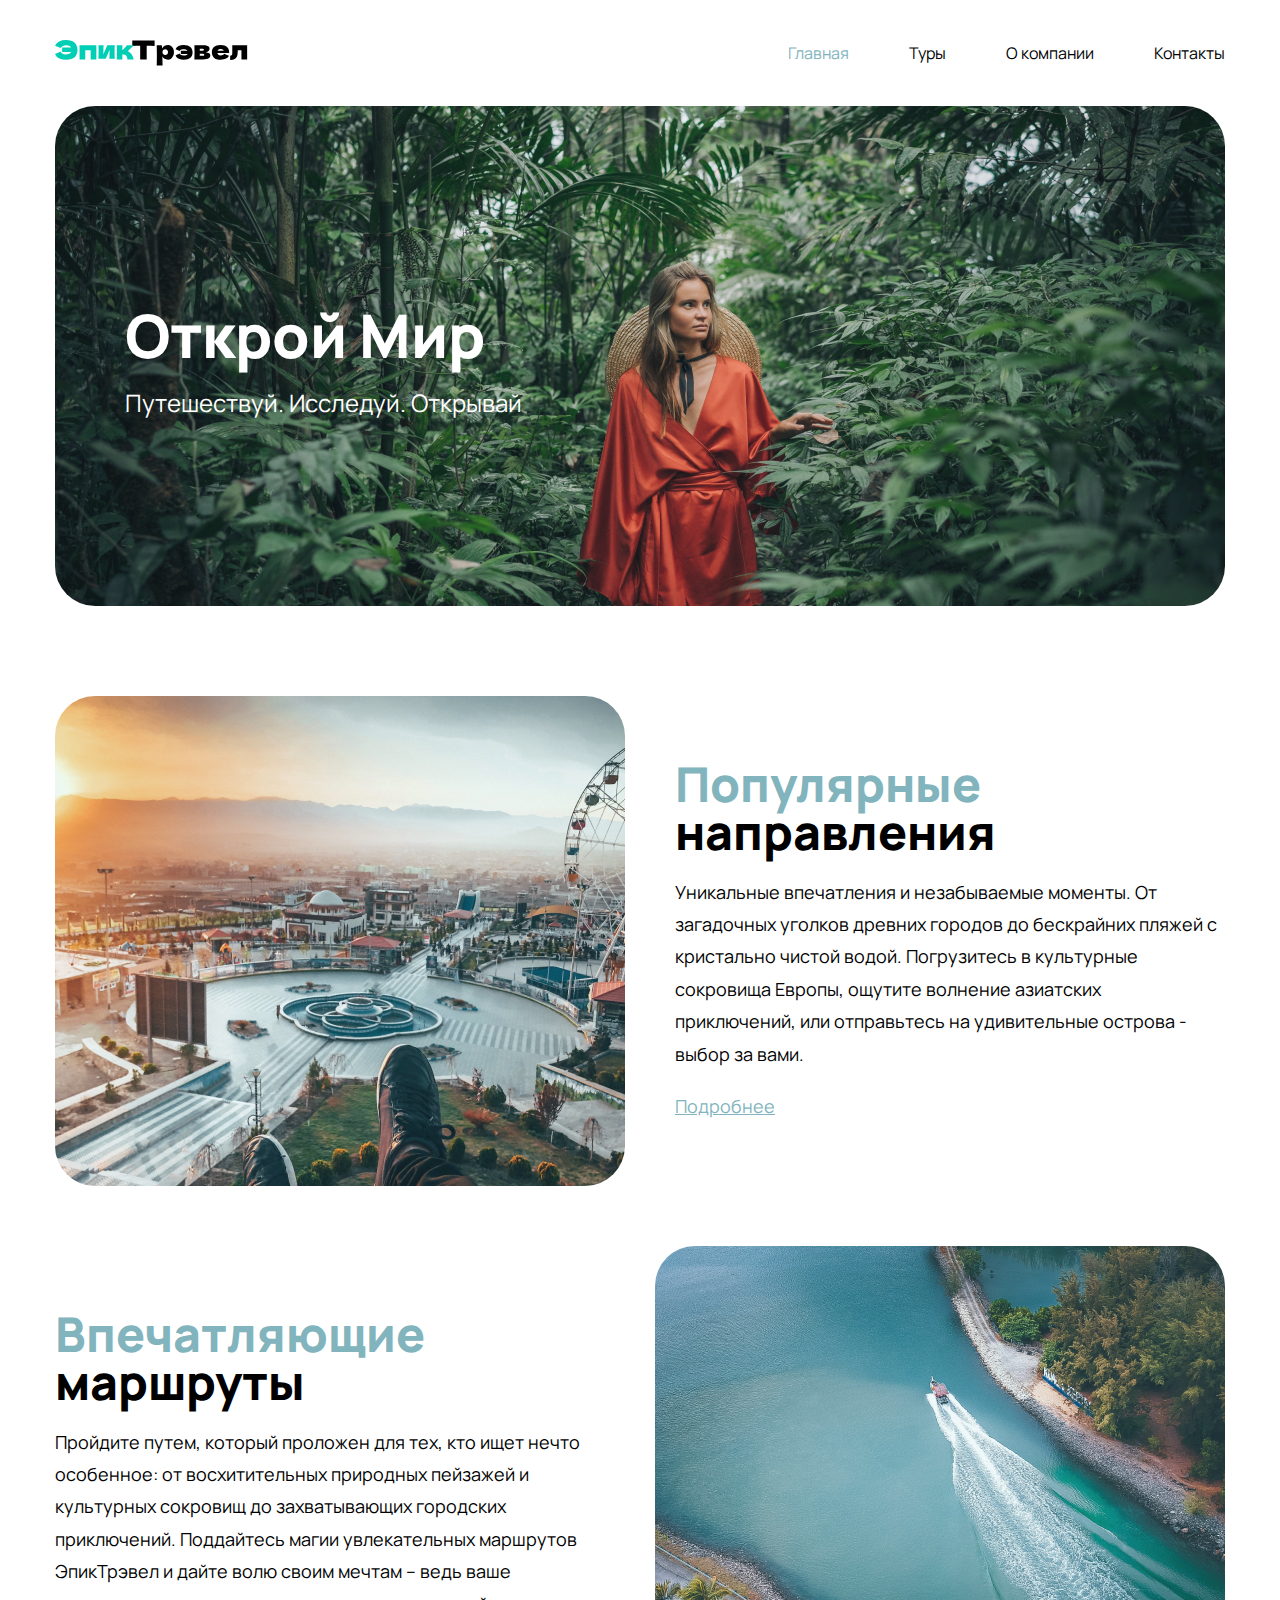
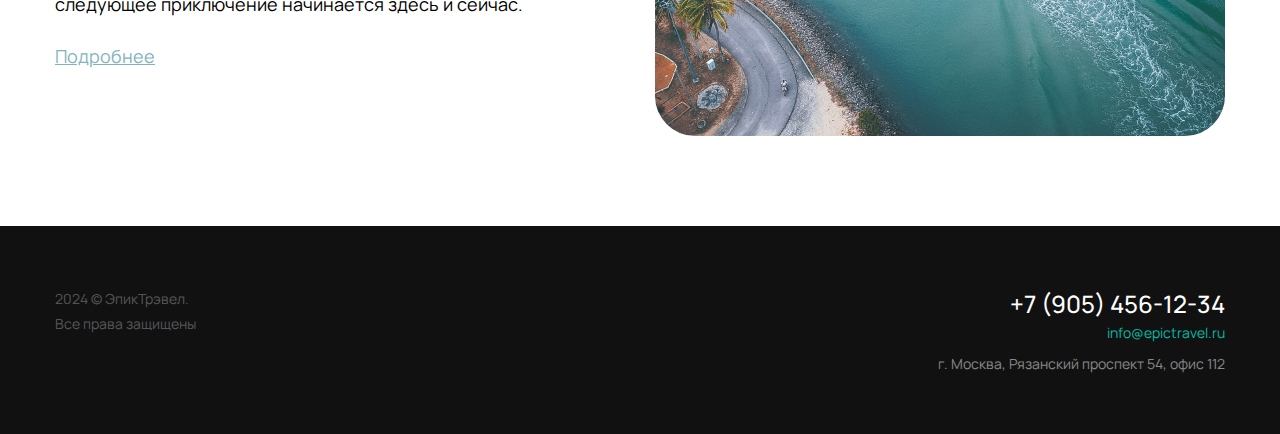
<file: index.html>
<!DOCTYPE html>
<html lang="ru">

<head>
    <meta charset="UTF-8">
    <meta name="viewport" content="width=device-width, initial-scale=1.0">
    <title>ЭпикТревел</title>
    <link rel="stylesheet" href="./css/main.css">
    <link rel="stylesheet" href="./css/media-tablet.css">
    <link rel="stylesheet" href="./css/media-mobile.css">
    <link rel="icon" type="image/x-icon" href="./img/favicons/favicon.svg">
    <link rel="apple-touch-icon" sizes="180x180" href="./img/favicons/apple-touch-icon.png">
</head>

<body class="sticky-footer">

    <header class="header" id="header">
        <div class="container">
            <nav class="nav">

                <a href="index.html" class="logo">

                    <img src="./img/logo.svg" alt="Epic Travel">
                </a>

                <ul class="nav-list">
                    <li><a href="index.html" class="active">Главная</a></li>
                    <li><a href="tours.html">Туры</a></li>
                    <li><a href="about.html">О компании</a></li>
                    <li><a href="contacts.html">Контакты</a></li>
                </ul>
                <button class="btn-mobile-nav" id="btn-mobile-nav" type="button">
                    <img src="./img/icons/open-mobile-nav.svg" id="mobile-nav-img" alt="Open menu">
                </button>
            </nav>
        </div>
    </header>

    <nav class="mobile-nav" id="mobile-nav">

        <ul class="mobile-nav-list">
            <li><a href="index.html">Главная</a></li>
            <li><a href="tours.html">Туры</a></li>
            <li><a href="about.html">О компании</a></li>
            <li><a href="contacts.html">Контакты</a></li>
        </ul>
    </nav>

    <main class="main-page">

        <div class="container">

            <section class="promo">

                <div class="promo-descr">

                    <h1 class="promo-title">
                        Открой Мир
                    </h1>

                    <p class="promo-text">
                        Путешествуй. Исследуй. Открывай
                    </p>
                </div>
            </section>

            <div class="main-content">

                <section class="content-row">

                    <div class="content-img">
                        <picture>
                            <source srcset="./img/main/img-01-mobile.jpg, ./img/main/img-01-mobile@2x.jpg 2x" media="(max-width:767px)">
                            <img src="./img/main/img-01.jpg" srcset="./img/main/img-01@2x.jpg 2x" alt="Популярные направления">
                        </picture>
                    </div>

                    <div class="content-text">

                        <h2 class="title-1">
                            <span>Популярные</span> направления
                        </h2>

                        <p>
                            Уникальные впечатления и незабываемые моменты. От загадочных уголков древних городов до бескрайних пляжей с кристально чистой водой. Погрузитесь в культурные сокровища Европы, ощутите волнение азиатских приключений, или отправьтесь на удивительные острова - выбор за вами.
                        </p>
                        <p>
                            <a href="#!">Подробнее</a>
                        </p>
                    </div>
                </section>

                <section class="content-row content-row-reverse content-column-on-mobile">

                    <div class="content-img">

                        <picture>
                            <source srcset="./img/main/img-02-mobile.jpg, ./img/main/img-02-mobile@2x.jpg 2x" media="(max-width:767px)">
                            <img src="./img/main/img-02.jpg" srcset="./img/main/img-01@2x.jpg 2x" alt="Впечатляющие маршруты">
                        </picture>
                    </div>

                    <div class="content-text">

                        <h2 class="title-1">
                            <span>Впечатляющие</span> маршруты
                        </h2>

                        <p>
                            Пройдите путем, который проложен для тех, кто ищет нечто особенное: от восхитительных природных пейзажей и культурных сокровищ до захватывающих городских приключений. Поддайтесь магии увлекательных маршрутов ЭпикТрэвел и дайте волю своим мечтам – ведь ваше следующее приключение начинается здесь и сейчас.
                        </p>
                        <p>
                            <a href="#!">Подробнее</a>
                        </p>
                    </div>
                </section>
            </div>
        </div>
    </main>

    <footer class="footer">

        <div class="container">

            <div class="footer-row">

                <div class="footer-copyright">
                    <p>2024 © ЭпикТрэвел. <br class="desktop-only"> Все права защищены</p>
                </div> 

                <address class="footer-contacts">
                    <a href="tel:+79054561234" class="footer-phone">+7 (905) 456-12-34</a><br>
                    <a href="mailto:info@epictravel.ru" class="footer-email">info@epictravel.ru</a><br>
                    <p class="footer-address">г. Москва, Рязанский проспект 54, офис 112</p>
                </address>
            </div>
        </div>
    </footer>

    <script src="./js/main.js"></script>
</body>

</html>
</file>
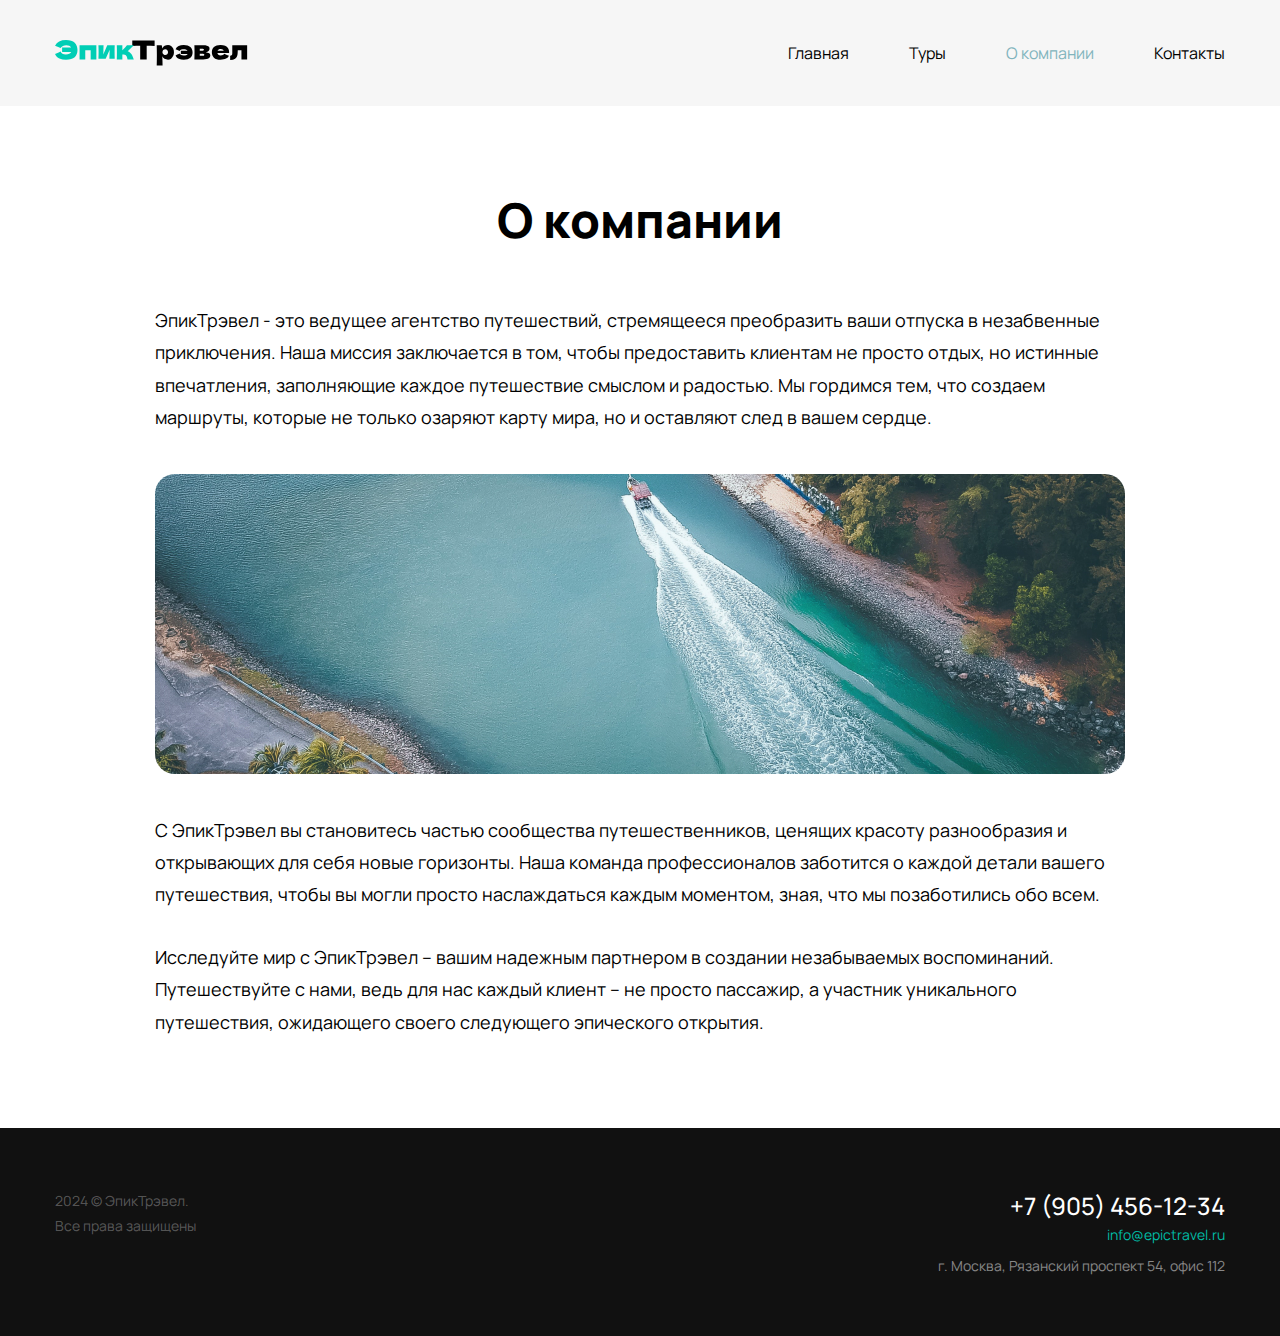
<file: about.html>
<!DOCTYPE html>
<html lang="ru">

<head>
    <meta charset="UTF-8">
    <meta name="viewport" content="width=device-width, initial-scale=1.0">
    <title>О компании - ЭпикТревел</title>
    <link rel="stylesheet" href="./css/main.css">
    <link rel="stylesheet" href="./css/media-tablet.css">
    <link rel="stylesheet" href="./css/media-mobile.css">
    <link rel="icon" type="image/x-icon" href="./img/favicons/favicon.svg">
    <link rel="apple-touch-icon" sizes="180x180" href="./img/favicons/apple-touch-icon.png">
</head>

<body class="sticky-footer">

    <header class="header header-bg" id="header">
        <div class="container">
            <nav class="nav">

                <a href="index.html">

                    <img src="./img/logo.svg" alt="Epic Travel">
                </a>

                <ul class="nav-list">
                    <li><a href="index.html">Главная</a></li>
                    <li><a href="tours.html">Туры</a></li>
                    <li><a href="about.html" class="active">О компании</a></li>
                    <li><a href="contacts.html">Контакты</a></li>
                </ul>
                <button class="btn-mobile-nav" id="btn-mobile-nav" type="button">
                    <img src="./img/icons/open-mobile-nav.svg" id="mobile-nav-img" alt="Open menu">
                </button>
            </nav>
        </div>
    </header>

    <nav class="mobile-nav" id="mobile-nav">

        <ul class="mobile-nav-list">
            <li><a href="index.html">Главная</a></li>
            <li><a href="tours.html">Туры</a></li>
            <li><a href="about.html">О компании</a></li>
            <li><a href="contacts.html">Контакты</a></li>
        </ul>
    </nav>

    <main class="inner-page">

        <div class="container container-small">

            <div class="inner-page-title-wrapper">

                <h1 class="title-1 text-center">
                    О компании
                </h1>
            </div>

            <div class="article-content">

                <p>
                    ЭпикТрэвел - это ведущее агентство путешествий, стремящееся преобразить ваши отпуска в незабвенные приключения. Наша миссия заключается в том, чтобы предоставить клиентам не просто отдых, но истинные впечатления, заполняющие каждое путешествие смыслом и радостью. Мы гордимся тем, что создаем маршруты, которые не только озаряют карту мира, но и оставляют след в вашем сердце.
                </p>

                <div class="article-img">
                    <picture>

                        <source srcset="./img/about/about-mobile.jpg, ./img/about/about-mobile@2x.jpg 2x" media="(max-width:767px)">
                        <source srcset="./img/about/about-tablet.jpg, ./img/about/about-tablet@2x.jpg 2x" media="(max-width:1199px)">
                        <img src="./img/about/about.jpg" srcset="./img/about/about@2x.jpg 2x" alt="лодка текущая по реке">
                    </picture>
                </div>

                <p>
                    С ЭпикТрэвел вы становитесь частью сообщества путешественников, ценящих красоту разнообразия и открывающих для себя новые горизонты. Наша команда профессионалов заботится о каждой детали вашего путешествия, чтобы вы могли просто наслаждаться каждым моментом, зная, что мы позаботились обо всем.
                </p>

                <p>
                    Исследуйте мир с ЭпикТрэвел – вашим надежным партнером в создании незабываемых воспоминаний. Путешествуйте с нами, ведь для нас каждый клиент – не просто пассажир, а участник уникального путешествия, ожидающего своего следующего эпического открытия.
                </p>
            </div>

        </div>
    </main>

    <footer class="footer">

        <div class="container">

            <div class="footer-row">

                <div class="footer-copyright">
                    <p>2024 © ЭпикТрэвел. <br> Все права защищены</p>
                </div>

                <address class="footer-contacts">
                    <a href="tel:+79054561234" class="footer-phone">+7 (905) 456-12-34</a><br>
                    <a href="mailto:info@epictravel.ru" class="footer-email">info@epictravel.ru</a><br>
                    <p class="footer-address">г. Москва, Рязанский проспект 54, офис 112</p>
                </address>
            </div>
        </div>
    </footer>

    <script src="./js/main.js"></script>
</body>

</html>
</file>
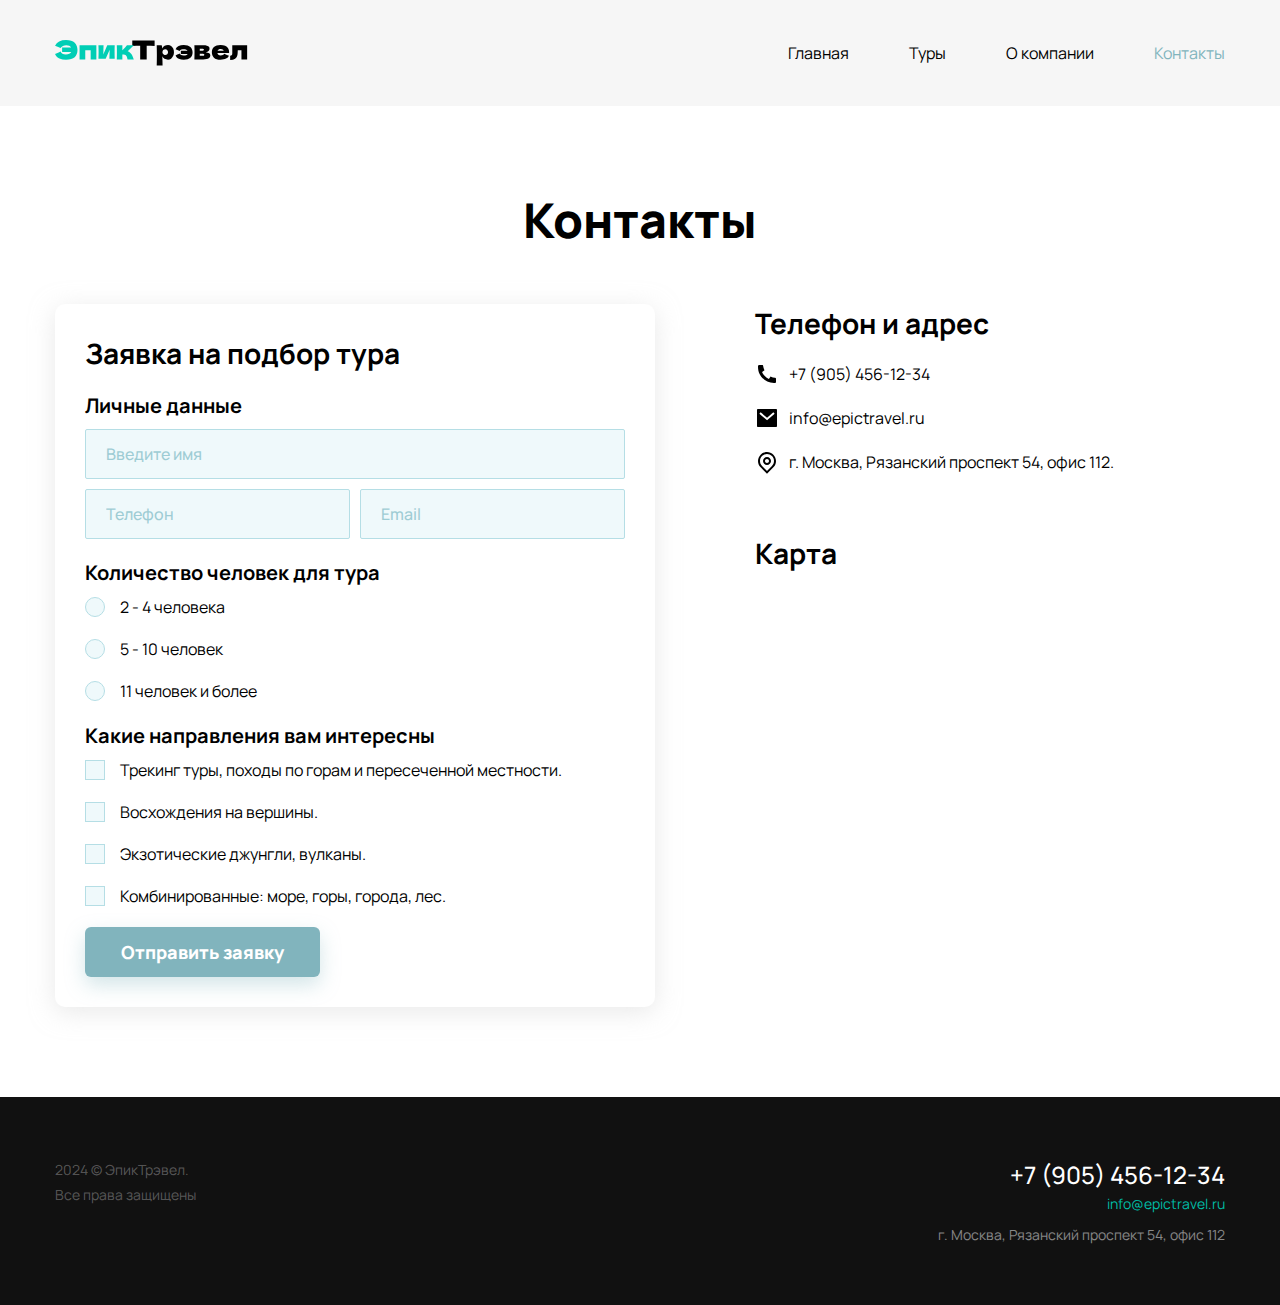
<file: contacts.html>
<!DOCTYPE html>
<html lang="ru">

<head>
    <meta charset="UTF-8">
    <meta name="viewport" content="width=device-width, initial-scale=1.0">
    <title>Контакты - ЭпикТревел</title>
    <link rel="stylesheet" href="./css/main.css">
    <link rel="stylesheet" href="./css/media-tablet.css">
    <link rel="stylesheet" href="./css/media-mobile.css">
    <link rel="icon" type="image/x-icon" href="./img/favicons/favicon.svg">
    <link rel="apple-touch-icon" sizes="180x180" href="./img/favicons/apple-touch-icon.png">
</head>

<body class="sticky-footer">

    <header class="header header-bg" id="header">
        <div class="container">
            <nav class="nav">

                <a href="index.html">

                    <img src="./img/logo.svg" alt="Epic Travel">
                </a>

                <ul class="nav-list">
                    <li><a href="index.html">Главная</a></li>
                    <li><a href="tours.html">Туры</a></li>
                    <li><a href="about.html">О компании</a></li>
                    <li><a href="contacts.html" class="active">Контакты</a></li>
                </ul>

                <button class="btn-mobile-nav" id="btn-mobile-nav" type="button">
                    <img src="./img/icons/open-mobile-nav.svg" id="mobile-nav-img" alt="Open menu">
                </button>
            </nav>
        </div>
    </header>

    <nav class="mobile-nav" id="mobile-nav">

        <ul class="mobile-nav-list">
            <li><a href="index.html">Главная</a></li>
            <li><a href="tours.html">Туры</a></li>
            <li><a href="about.html">О компании</a></li>
            <li><a href="contacts.html">Контакты</a></li>
        </ul>
    </nav>

    <main class="inner-page">

        <div class="container">

            <div class="inner-page-title-wrapper">

                <h1 class="title-1 text-center">
                    Контакты
                </h1>
            </div>

            <div class="contacts-columns">

                <form class="form-wrapper">

                    <h2 class="title-2">Заявка на подбор тура</h2>

                    <section class="form-group">

                        <h3 class="title-3">Личные данные</h3>

                        <div class="inputs-wrapper">

                            <input type="text" class="input" placeholder="Введите имя" name="name">

                            <input type="tel" class="input input-50" placeholder="Телефон" name="phone">

                            <input type="email" class="input input-50" placeholder="Email" name="email">
                        </div>

                    </section>

                    <section class="form-group">

                        <h3 class="title-3">
                            Количество человек для тура
                        </h3>

                        <ul class="radio-list">
                            <li>
                                <label>

                                    <input class="real-radio visually-hidden" type="radio" name="number" value="2-4">
                                    <span class="fake-radio"></span>
                                    2 - 4 человека
                                </label>
                            </li>
                            <li>
                                <label>

                                    <input class="real-radio visually-hidden" type="radio" name="number" value="5-10">
                                    <span class="fake-radio"></span>
                                    5 - 10 человек
                                </label>
                            </li>
                            <li>
                                <label>

                                    <input class="real-radio visually-hidden" type="radio" name="number" value="11+">
                                    <span class="fake-radio"></span>
                                    11 человек и более
                                </label>
                            </li>
                        </ul>
                    </section>

                    <section class="form-group">

                        <h3 class="title-3">
                            Какие направления вам интересны
                        </h3>

                        <ul class="checkbox-list">
                            <li>
                                <label>

                                    <input class="real-checkbox visually-hidden" type="checkbox" name="tracking">
                                    <span class="fake-checkbox"></span>
                                    Трекинг туры, походы по горам и пересеченной местности.
                                </label>
                            </li>
                            <li>
                                <label>
                                    <input class="real-checkbox visually-hidden" type="checkbox" name="mountains">
                                    <span class="fake-checkbox"></span>
                                    Восхождения на вершины.
                                </label>
                            </li>
                            <li>
                                <label>

                                    <input class="real-checkbox visually-hidden" type="checkbox" name="exotic">
                                    <span class="fake-checkbox"></span>
                                    Экзотические джунгли, вулканы.
                                </label>
                            </li>
                            <li>
                                <label>

                                    <input class="real-checkbox visually-hidden" type="checkbox" name="combi">
                                    <span class="fake-checkbox"></span>
                                    Комбинированные: море, горы, города, лес.
                                </label>
                            </li>
                        </ul>
                    </section>

                    <button class="submit-btn" type="submit">Отправить заявку</button>

                </form>

                <section class="address-wrapper">

                    <div class="address-group">

                        <h2 class="title-2">
                            Телефон и адрес
                        </h2>

                        <address>

                            <ul class="address-list">
                                <li>
                                    <img src="./img/icons/phone.svg" alt="Телефон"> +7 (905) 456-12-34
                                </li>
                                <li>
                                    <img src="./img/icons/mail.svg" alt="Email"> info@epictravel.ru
                                </li>
                                <li>
                                    <img src="./img/icons/map.svg" alt="Адрес">г. Москва, Рязанский проспект 54, офис 112.
                                </li>
                            </ul>
                        </address>

                    </div>

                    <div class="address-group">

                        <h2 class="title-2">
                            Карта
                        </h2>

                        <iframe class="yandex-map" src="https://yandex.ru/map-widget/v1/?um=constructor%3A4b41be57afc759a036cd69266f4a5371d8a503b186ac9612e64f4fdf4dd719bc&amp;source=constructor" style="border: none;"></iframe>
                    </div>

                </section>
            </div>

        </div>
    </main>

    <footer class="footer">

        <div class="container">

            <div class="footer-row">

                <div class="footer-copyright">
                    <p>2024 © ЭпикТрэвел. <br> Все права защищены</p>
                </div>

                <address class="footer-contacts">
                    <a href="tel:+79054561234" class="footer-phone">+7 (905) 456-12-34</a><br>
                    <a href="mailto:info@epictravel.ru" class="footer-email">info@epictravel.ru</a><br>
                    <p class="footer-address">г. Москва, Рязанский проспект 54, офис 112</p>
                </address>
            </div>
        </div>
    </footer>

    <script src="./js/main.js"></script>
</body>

</html>
</file>
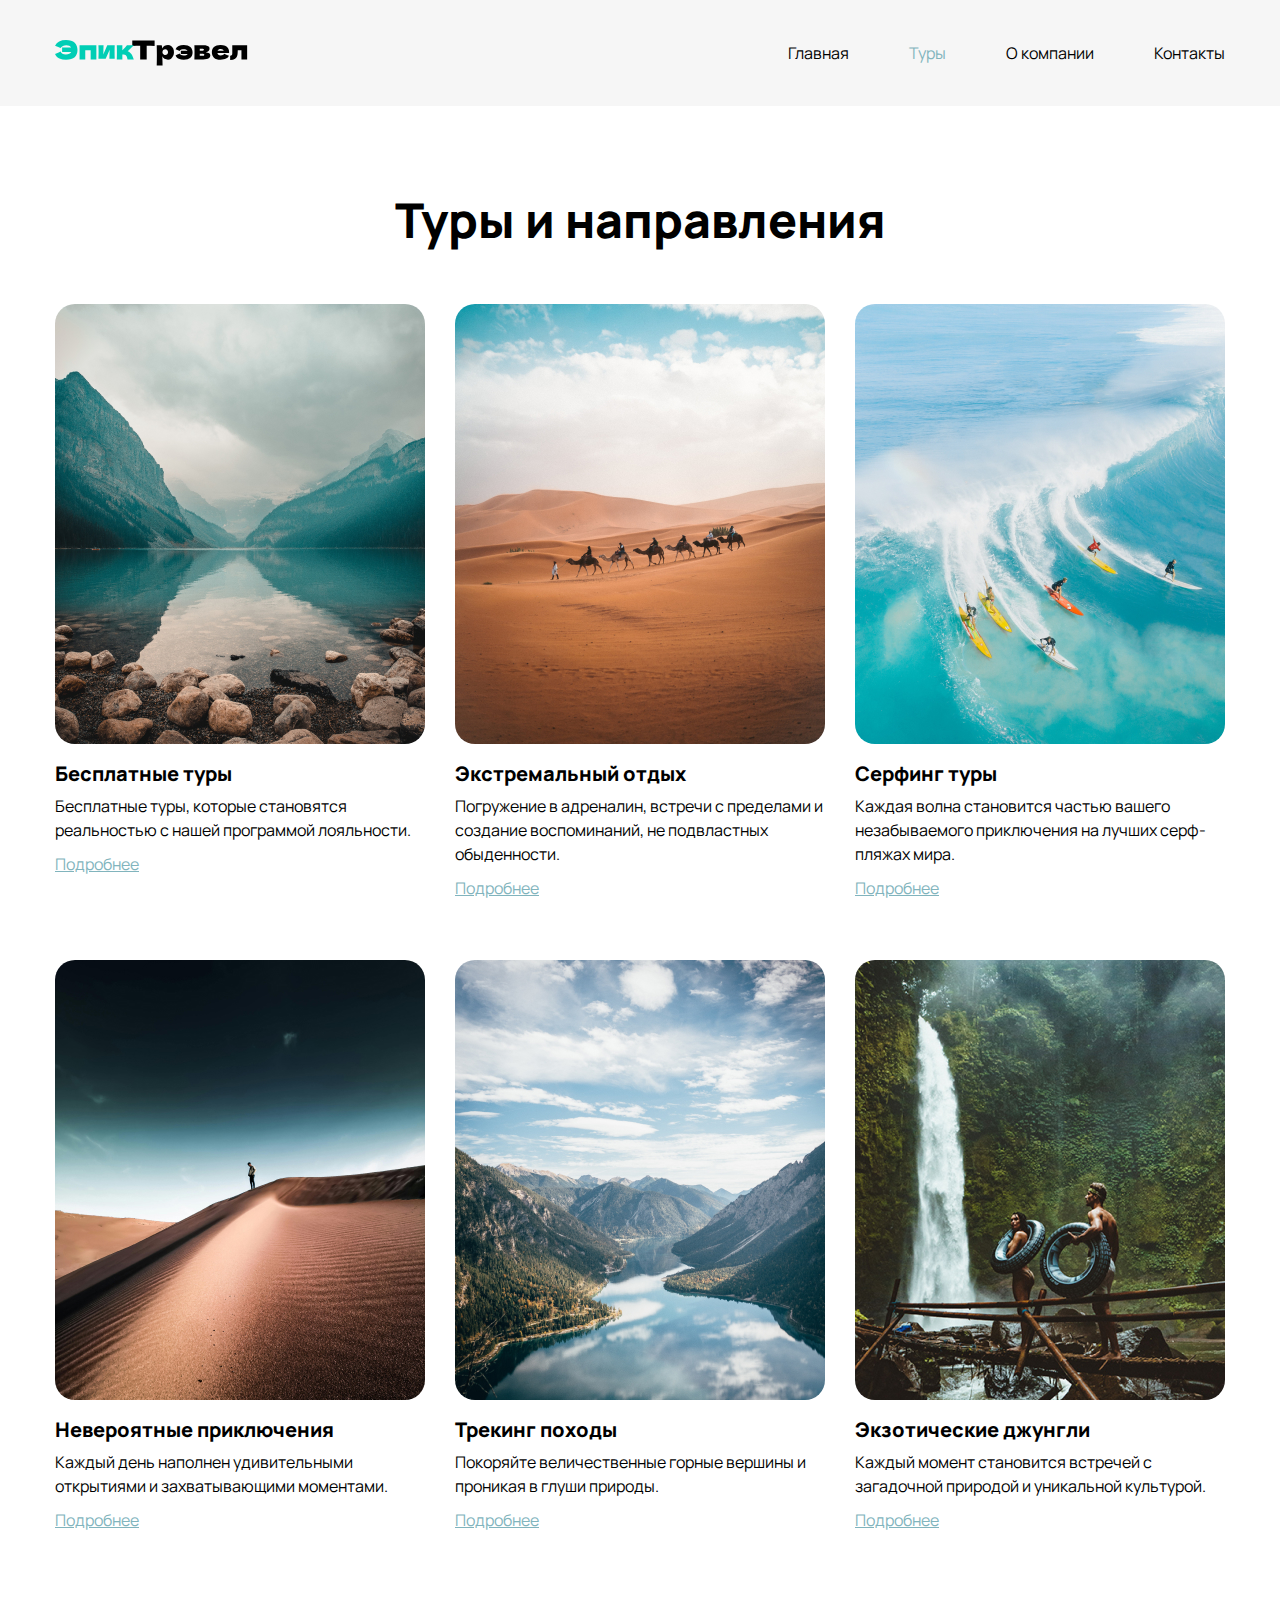
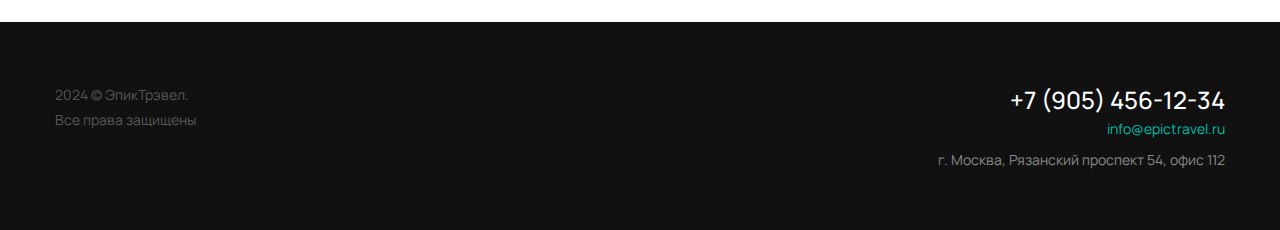
<file: tours.html>
<!DOCTYPE html>
<html lang="ru">

<head>
    <meta charset="UTF-8">
    <meta name="viewport" content="width=device-width, initial-scale=1.0">
    <title>Туры - ЭпикТревел</title>
    <link rel="stylesheet" href="./css/main.css">
    <link rel="stylesheet" href="./css/media-tablet.css">
    <link rel="stylesheet" href="./css/media-mobile.css">
    <link rel="icon" type="image/x-icon" href="./img/favicons/favicon.svg">
    <link rel="apple-touch-icon" sizes="180x180" href="./img/favicons/apple-touch-icon.png">
</head>

<body class="sticky-footer">

    <header class="header header-bg" id="header">
        <div class="container">
            <nav class="nav">

                <a href="index.html">

                    <img src="./img/logo.svg" alt="Epic Travel">
                </a>

                <ul class="nav-list">
                    <li><a href="index.html">Главная</a></li>
                    <li><a href="tours.html" class="active">Туры</a></li>
                    <li><a href="about.html">О компании</a></li>
                    <li><a href="contacts.html">Контакты</a></li>
                </ul>
                <button class="btn-mobile-nav" id="btn-mobile-nav" type="button">
                    <img src="./img/icons/open-mobile-nav.svg" id="mobile-nav-img" alt="Open menu">
                </button>
            </nav>
        </div>
    </header>

    <nav class="mobile-nav" id="mobile-nav">

        <ul class="mobile-nav-list">
            <li><a href="index.html">Главная</a></li>
            <li><a href="tours.html">Туры</a></li>
            <li><a href="about.html">О компании</a></li>
            <li><a href="contacts.html">Контакты</a></li>
        </ul>
    </nav>

    <main class="inner-page">

        <div class="container">

            <div class="inner-page-title-wrapper">

                <h1 class="title-1 text-center">
                    Туры и направления
                </h1>
            </div>

            <div class="cards-wrapper">

                <article class="card">

                    <a class="card-img" href="#!">

                        <img src="./img/cards/01.jpg" srcset="./img/cards/01@2x.jpg 2x" alt="Бесплатные туры">
                    </a>

                    <div class="card-descr">

                        <h3 class="card-title">Бесплатные туры</h3>

                        <p>Бесплатные туры, которые становятся реальностью с нашей программой лояльности.</p>

                        <p><a href="#!">Подробнее</a></p>
                    </div>
                </article>

                <article class="card">

                    <a class="card-img" href="#!">

                        <img src="./img/cards/02.jpg" srcset="./img/cards/02@2x.jpg 2x" alt="Экстремальный отдых">
                    </a>

                    <div class="card-descr">

                        <h3 class="card-title">Экстремальный отдых</h3>

                        <p>Погружение в адреналин, встречи с пределами и создание воспоминаний, не подвластных обыденности.</p>

                        <p><a href="#!">Подробнее</a></p>
                    </div>
                </article>

                <article class="card">

                    <a class="card-img" href="#!">

                        <img src="./img/cards/03.jpg" srcset="./img/cards/03@2x.jpg 2x" alt="Серфинг туры">
                    </a>

                    <div class="card-descr">

                        <h3 class="card-title">Серфинг туры</h3>

                        <p>Каждая волна становится частью вашего незабываемого приключения на лучших серф-пляжах мира.</p>

                        <p><a href="#!">Подробнее</a></p>
                    </div>
                </article>

                <article class="card">

                    <a class="card-img" href="#!">

                        <img src="./img/cards/04.jpg" srcset="./img/cards/04@2x.jpg 2x" alt="Невероятные приключения">
                    </a>

                    <div class="card-descr">

                        <h3 class="card-title">Невероятные приключения</h3>

                        <p>Каждый день наполнен удивительными открытиями и захватывающими моментами.</p>

                        <p><a href="#!">Подробнее</a></p>
                    </div>
                </article>

                <article class="card">

                    <a class="card-img" href="#!">

                        <img src="./img/cards/05.jpg" srcset="./img/cards/05@2x.jpg 2x" alt="Трекинг походы">
                    </a>

                    <div class="card-descr">

                        <h3 class="card-title">Трекинг походы</h3>

                        <p>Покоряйте величественные горные вершины и проникая в глуши природы.</p>

                        <p><a href="#!">Подробнее</a></p>
                    </div>
                </article>

                <article class="card">

                    <a class="card-img" href="#!">

                        <img src="./img/cards/06.jpg" srcset="./img/cards/06@2x.jpg 2x" alt="Экзотические джунгли">
                    </a>

                    <div class="card-descr">

                        <h3 class="card-title">Экзотические джунгли</h3>

                        <p>Каждый момент становится встречей с загадочной природой и уникальной культурой.</p>

                        <p><a href="#!">Подробнее</a></p>
                    </div>
                </article>

            </div>
        </div>
    </main>

    <footer class="footer">

        <div class="container">

            <div class="footer-row">

                <div class="footer-copyright">
                    <p>2024 © ЭпикТрэвел. <br> Все права защищены</p>
                </div>

                <address class="footer-contacts">
                    <a href="tel:+79054561234" class="footer-phone">+7 (905) 456-12-34</a><br>
                    <a href="mailto:info@epictravel.ru" class="footer-email">info@epictravel.ru</a><br>
                    <p class="footer-address">г. Москва, Рязанский проспект 54, офис 112</p>
                </address>
            </div>
        </div>
    </footer>

    <script src="./js/main.js"></script>
</body>

</html>
</file>
<file: css/media-tablet.css>
/* tablet */
 @media (max-width: 1199px) {

     .desktop-only {
         display: none !important;
     }

     .container {
         width: 768px;
     }

     .container.container-small {
         width: 768px;
     }

     .title-1 {
         font-size: 38px;
     }

     .nav-list {
         gap: 30px;
     }

     .promo {
         padding-left: 20px;
         height: 350px;
         border-radius: 20px;
     }

     .promo-title {
         margin-bottom: 0;
         font-size: 40px;
     }

     .promo-text {
         font-size: 18px;
     }

     .main-content {
         padding: 60px 0;
     }

     .content-row {
         align-items: flex-start;
         column-gap: 30px;
     }

     .content-img {
         border-radius: 20px;
     }

     .content-img,
     .content-text {
         flex: 1;
     }

     .content-text {
         row-gap: 10px;
     }

     .content-text p {
         font-size: 14px;
     }

     /* inner-page */
     .inner-page {
         padding: 60px 0;
     }

     .inner-page-title-wrapper {
         margin-bottom: 40px;
     }

     /* cards */

     .cards-wrapper {
         row-gap: 40px;
     }

     .card {
         width: 354px;
     }

     /* article */

     .article-content p {
         font-size: 16px;
     }

     /* contacts */

    .contacts-columns {
        flex-direction: column-reverse;
        gap: 40px;
    }

    .address-wrapper {
        gap: 40px;
        width: 100%;
    }

    .form-wrapper {
        width: 100%;
    }

     /* footer */

     .footer {
         padding: 40px 0;
     }

     .footer-row {
         flex-direction: column-reverse;
         justify-content: flex-start;
     }

     .footer-contacts {
         text-align: left;
     }
 }
</file>
<file: css/media-mobile.css>
/* mobile */

@media (max-width: 767px) {

    .desktop-only {
        display: none !important;
    }

    .container {
        width: 320px;
    }

    .container.container-small {
        width: 320px;
    }

    .title-1 {
        font-size: 28px;
    }

    .title-2 {
        font-size: 22px;
    }

    .title-3 {
        font-size: 18px;
    }

    .nav-list {
        display: none;
    }

    .btn-mobile-nav {
        display: block;
    }

    .promo {
        padding-left: 0;
        padding-top: 40px;
        justify-content: center;
        align-items: flex-start;
        text-align: center;
        background-image: url('./../img/promo/promo-bg-mobile.jpg');

    }

    @media (-webkit-min-device-pixel-ratio: 2),
    (min-resolution: 192dpi) {
        .promo {
            background-image: url('./../img/promo/promo-bg-mobile@2x.jpg');
        }
    }

    .promo-title {
        font-size: 34px;
    }

    .promo-text {
        font-size: 14px;
    }

    .main-content {
        padding: 40px 0;
        row-gap: 40px;
    }

    .content-row {
        flex-direction: column;
        row-gap: 20px;
    }

    .content-img {
        flex-basis: 120px;
    }

    .content-column-on-mobile {
        flex-direction: column !important;
    }

    /* inner-page */

    .inner-page {
        padding: 40px 0;
    }

    /* cards */

    .cards-wrapper {
        row-gap: 20px;
    }

    .card {
        width: 290px;
    }

    .card-descr p {
        font-size: 14px;
    }

    /* article */

    .article-content p {
        font-size: 14px;
    }

    .article-content p+p {
        margin-top: 14px;
    }

    .article-img {
        margin: 20px 0;
    }

    /* contacts */

    .address-wrapper {
        gap: 20px;
        font-size: 14px;
    }

    .form-wrapper {
        padding: 20px 15px;
        font-size: 14px;
    }

    .input.input-50 {
        flex: 1 0 auto;
    }
}
</file>
<file: css/main.css>
/* reset */
@import './reset.css';

/* fonts */
@import url('https://fonts.googleapis.com/css2?family=Manrope:wght@200..800&display=swap');

/* base */

body {
    font-family: "Manrope", sans-serif;
    line-height: normal;
    font-size: 16px;
}

.sticky-footer {
    display: flex;
    flex-direction: column;
    min-height: 100vh;
}

.container {
    margin: 0 auto;
    padding: 0 15px;
    width: 1200px;
}

.container.container-small {
    width: 1000px;
}

.none {
    display: none !important;
}

.title-1 {
    font-size: 48px;
    font-weight: 800;
    line-height: 1;
}

.title-1 span {
    color: #81B4BD;
}

.title-2 {
    font-weight: 700;
    font-size: 28px;
}

.title-3 {
    font-weight: 700;
    font-size: 20px;
}

.text-center {
    text-align: center;
}

.visually-hidden {
    position: absolute;
    height: 1px;
    width: 1px;
    clip: rect(0 0 0 0);
    clip-path: inset(50%);
    overflow: hidden;
    white-space: nowrap;
}

.no-scroll {
    overflow-y: hidden;
}

/* header */

.header {
    position: relative;
    z-index: 19;
    padding: 40px 0;
}

.header-bg {
    background-color: #F6F6F6;
}

.header-mobile-bg {
    background-color: #fff;
}

/* nav */

.logo {
    flex-shrink: 0;
}

.nav {
    display: flex;
    justify-content: space-between;
    align-items: center;
    gap: 30px;
}

.nav-list {
    display: flex;
    align-items: center;
    gap: 60px;
}

.nav-list a {
    transition: color 0.2s ease-in;
}

.nav-list a.active {
    color: #81B4BD;
}

.nav-list a:hover {
    color: #00CEB5;
}

.btn-mobile-nav {
    display: none;
}

/* mobile-nav */

.mobile-nav {
    position: fixed;
    top: 0;
    left: 0;
    z-index: 9;
    justify-content: center;
    align-items: center;
    width: 100%;
    height: 100vh;
    background-color: #F6F6F6;

    display: none;
}

.mobile-nav.open {
    display: flex;
}

.mobile-nav-list {
    display: flex;
    flex-direction: column;
    align-items: center;
    gap: 30px;
}

/* promo */

.promo {
    display: flex;
    align-items: center;
    padding-left: 70px;
    height: 500px;

    background-color: #394D42;
    background-image: url('./../img/promo/promo-bg.jpg');
    background-position: center;
    background-size: cover;
    border-radius: 40px;

    color: #fff;
}

@media (-webkit-min-device-pixel-ratio: 2),
(min-resolution: 192dpi) {
    .promo {
        background-image: url('./../img/promo/promo-bg@2x.jpg');
    }
}

.promo-title {
    margin-bottom: 10px;
    font-size: 60px;
    font-weight: 800;
}

.promo-text {
    font-size: 24px;
}

/* main-content */

.main-content {
    display: flex;
    flex-direction: column;
    row-gap: 60px;
    padding: 90px 0;
}

.content-row {
    display: flex;
    align-items: center;
    column-gap: 50px;
}

.content-row.content-row-reverse {
    flex-direction: row-reverse;
}

.content-img {
    flex-shrink: 0;
    overflow: hidden;
    border-radius: 40px;
}

.content-text {
    display: flex;
    flex-direction: column;
    row-gap: 20px;
}

.content-text p {
    font-size: 18px;
    line-height: 1.8;
}

.content-text a {
    text-decoration: underline;
    color: #81B4BD;
}

/* inner page */

.inner-page {
    padding: 90px 0;
}

.inner-page-title-wrapper {
    margin-bottom: 60px;
}

/* cards */

.cards-wrapper {
    display: flex;
    flex-wrap: wrap;
    gap: 60px 30px;
}

.card {
    width: 370px;
}

.card .card-img {
    display: block;
    margin-bottom: 20px;
    overflow: hidden;
    border-radius: 20px;
}

.card-descr {
    display: flex;
    flex-direction: column;
    gap: 10px;
    line-height: 1.5;

}

.card-title {
    font-size: 20px;
    font-weight: 800;
    line-height: 1;
}

.card-descr a {
    text-decoration: underline;
    color: #81B4BD;
}

/* article */

.article-content p {
    font-size: 18px;
    line-height: 1.8;

}

.article-content p+p {
    margin-top: 30px;
}

.article-img {
    margin: 40px 0;
    overflow: hidden;
    border-radius: 20px;
}

/* contacts */

.contacts-columns {
    display: flex;
    justify-content: space-between;
    align-items: flex-start;
    gap: 100px;
}

/* form */

.form-wrapper {
    display: flex;
    flex-direction: column;
    gap: 20px;

    padding: 30px;
    width: 600px;
    border-radius: 10px;
    box-shadow: 0 5px 25px 0 rgba(211, 211, 211, 0.5);
}


.form-group {
    display: flex;
    flex-direction: column;
    gap: 10px;
}

.inputs-wrapper {
    display: flex;
    flex-wrap: wrap;
    gap: 10px;
}

.input {
    padding: 14px 20px;
    width: 100%;
    height: 50px;

    border: 1px solid #b5dee5;
    border-radius: 2px;
    background: #eff9fb;
    font-weight: 500;
    color: #36727d;
}

.input::placeholder {
    color: #9eccd4;
}

.input.input-50 {
    flex: 1;
}

.radio-list,
.checkbox-list {
    display: flex;
    flex-direction: column;
    gap: 20px;
}

.radio-list label,
.checkbox-list label {
    display: flex;
    gap: 15px;
    align-items: center;
}

.radio-list label input,
.checkbox-list label input {
    flex-shrink: 0;
}

.submit-btn {
    align-self: flex-start;
    padding: 12px 36px 13px;
    height: 50px;
    font-weight: 800;
    font-size: 18px;
    text-align: center;
    border-radius: 6px;
    box-shadow: 0 8px 20px 0 rgba(129, 180, 189, 0.35);
    color: #fff;
    background: #81b4bd;
    transition: opacity 0.2s ease-in, background-color 0.2s ease-in;
}

.submit-btn:hover {
    opacity: 0.8;
}

.submit-btn:active {
    opacity: 1;

    background-color: #639199;
}

/* custon radio btn */

.fake-radio {
    position: relative;
    width: 20px;
    height: 20px;
    flex-shrink: 0;
    border-radius: 20px;
    border: 1px solid #b5dee5;
    background-color: #eff9fb;
}

.fake-radio::after {
    content: "";
    position: absolute;
    top: 50%;
    left: 50%;
    transform: translate(-50%, -50%) scale(0);

    width: 12px;
    height: 12px;
    border-radius: 12px;
    background-color: #37B6CC;

    transition: all 0.2s ease-in;
}

.real-radio:checked+.fake-radio::after {
    transform: translate(-50%, -50%) scale(1);
}

/* custom checkbox */

.fake-checkbox {
    position: relative;
    width: 20px;
    height: 20px;
    flex-shrink: 0;
    border: 1px solid #B5DEE5;
    background-color: #EFF9FB;
}

.fake-checkbox::after {
    content: "";
    position: absolute;
    top: 50%;
    left: 50%;
    transform: translate(-50%, -50%) scale(0);

    width: 16px;
    height: 13px;
    background-image: url('./../img/icons/tick.svg');
    background-repeat: no-repeat;
    background-position: center;

    transition: all 0.2s ease-in;

}

.real-checkbox:checked+.fake-checkbox::after {
    transform: translate(-50%, -50%) scale(1);
}

/* address */

.address-wrapper {
    display: flex;
    flex-direction: column;
    gap: 60px;
    width: 470px;
}

.address-group {
    display: flex;
    flex-direction: column;
    gap: 20px;
}

.address-list {
    display: flex;
    flex-direction: column;
    gap: 20px;
}

.address-list li {
    display: flex;
    align-items: center;
    gap: 10px;
}

.yandex-map {
    width: 100%;
    height: 345px;
}

/* footer */

.footer {
    margin-top: auto;
    padding: 60px 0;
    background-color: #111111;
    color: #fff;
}

.footer-row {
    display: flex;
    justify-content: space-between;
    align-items: flex-start;
    gap: 30px;
}

.footer-copyright {
    font-size: 14px;
    line-height: 1.8;
    color: rgba(255, 255, 255, 0.3);
}

.footer-contacts {
    font-size: 14px;
    line-height: 1.5;
    text-align: right;
}

.footer-phone {
    font-size: 24px;
    font-weight: 500;
}

.footer-contacts .footer-email {
    margin-bottom: 10px;
    color: #00BDA6;
}

.footer-address {
    color: rgba(255, 255, 255, 0.5);
}
</file>
